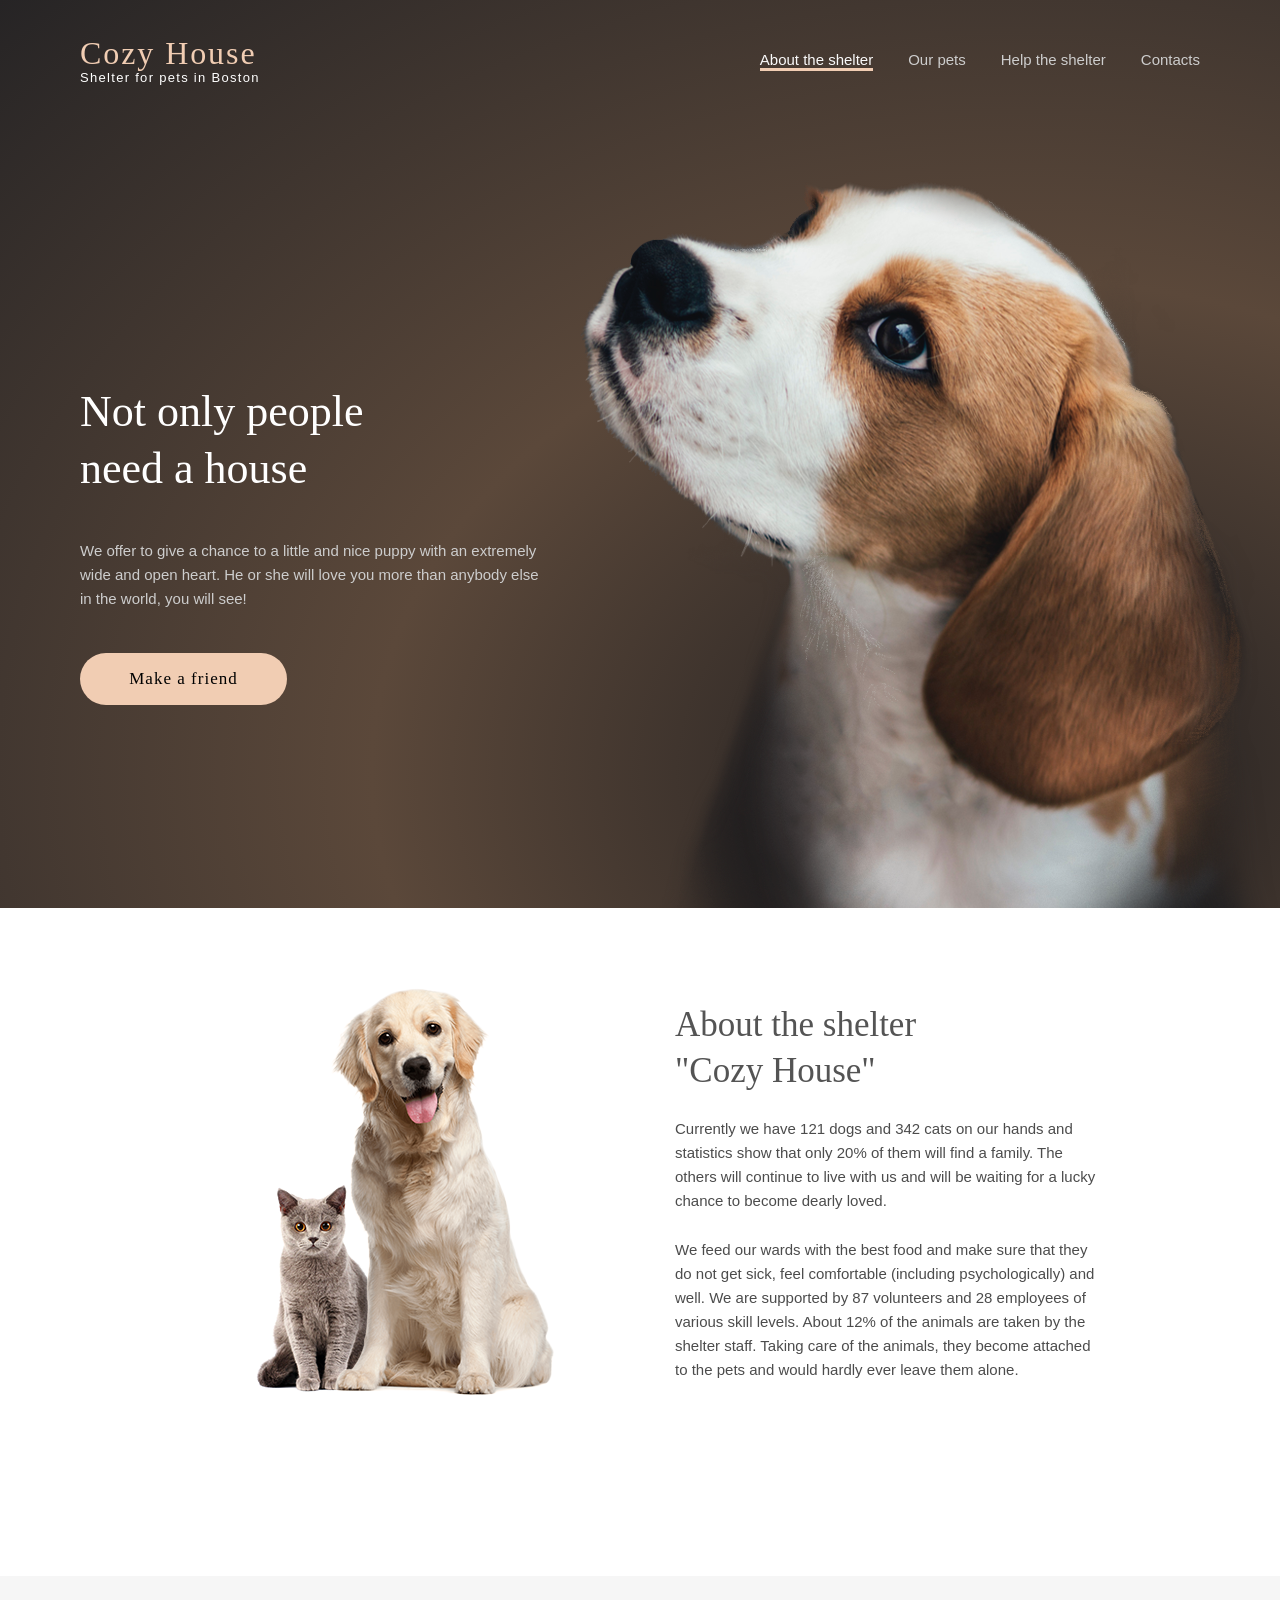
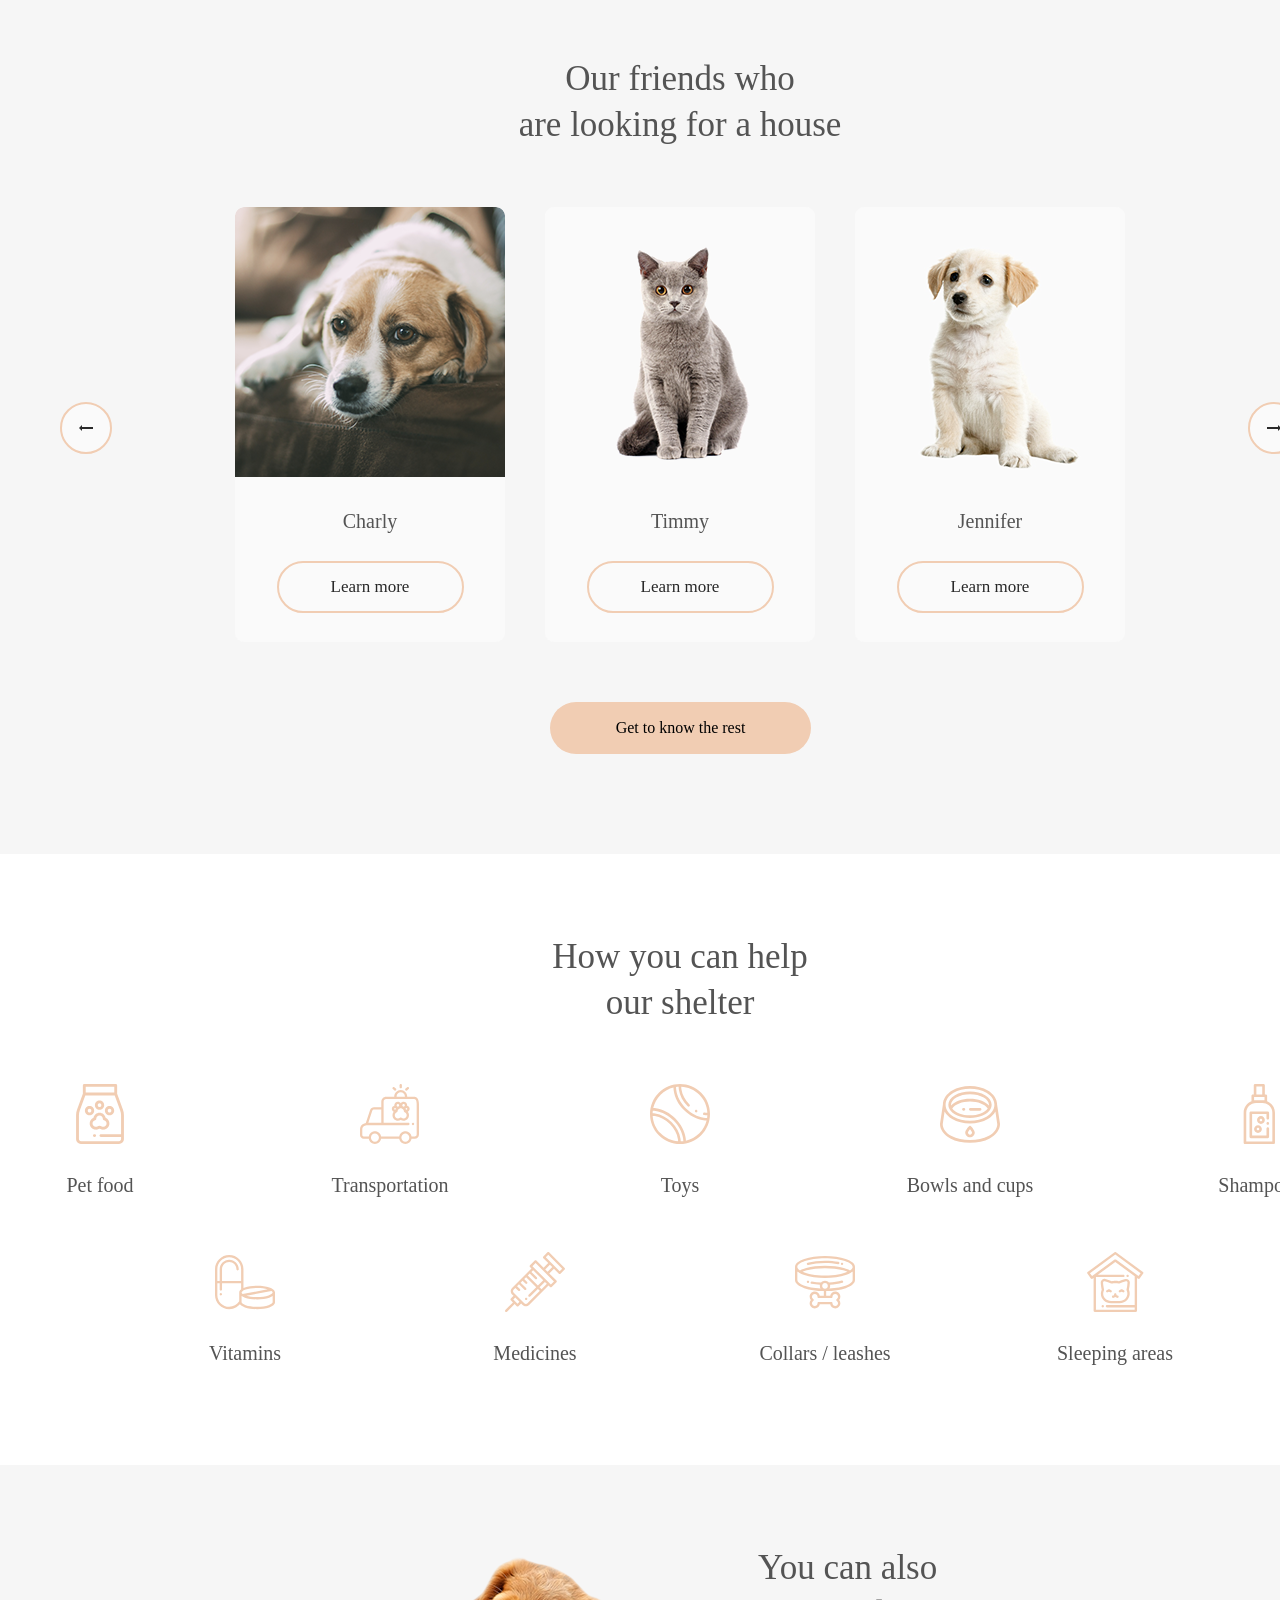
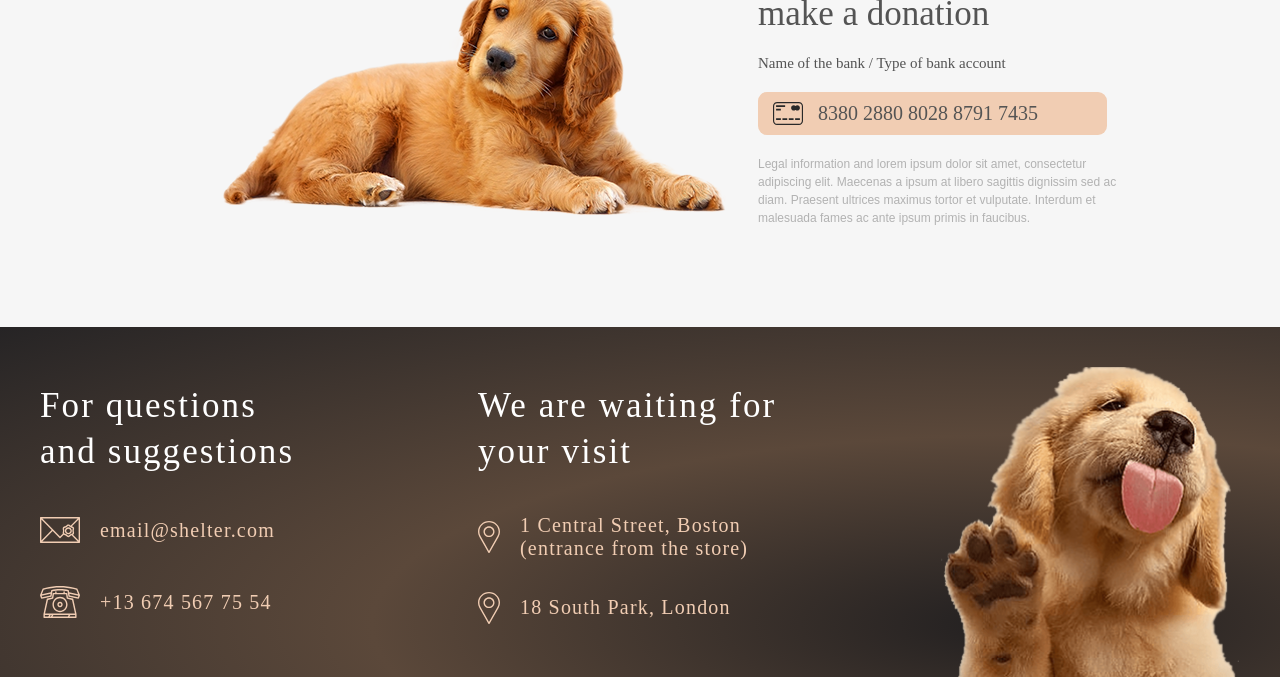
<file: shelter/index.html>
<!doctype html>
<html lang="en">
  <head>
    <meta charset="UTF-8" />
    <meta name="viewport" content="width=device-width, initial-scale=1.0" />
    <title>Shelter</title>
    <link
      rel="icon"
      href="images/icon-bowls-and-cups.svg"
      type="image/x-icon"
    />
    <link rel="stylesheet" href="css/reset.css" />
    <link rel="stylesheet" href="css/style.css" />
    <link rel="stylesheet" href="css/header.css" />
    <link rel="stylesheet" href="css/startScreen.css" />
    <link rel="stylesheet" href="css/about.css" />
    <link rel="stylesheet" href="css/pets.css" />
    <link rel="stylesheet" href="css/help.css" />
    <link rel="stylesheet" href="css/donation.css" />
    <link rel="stylesheet" href="css/footer.css" />
    <link rel="stylesheet" href="css/modal.css" />
  </head>
  <body>
    <!-- ===== HERO ===== -->
    <section class="hero">
      <div class="container">
        <header class="header header-dark">
          <div class="logo">
            <a href="#" class="logo-link">
              <p class="title">Cozy House</p>
              <p class="subtitle">Shelter for pets in Boston</p>
            </a>
          </div>
          <div class="burger-menu" id="burgerMenu">
            <span class="burger-line"></span>
            <span class="burger-line"></span>
            <span class="burger-line"></span>
          </div>
          <nav class="menu" id="navMenu">
            <ul>
              <li><a href="#" class="active">About the shelter</a></li>
              <li><a href="our-pets.html">Our pets</a></li>
              <li><a href="#help-shelter">Help the shelter</a></li>
              <li><a href="#contacts">Contacts</a></li>
            </ul>
          </nav>
        </header>

        <section class="start-screen">
          <div class="start-screen-content">
            <div class="content">
              <h1 style="display: none">Not only</h1>
              <h2>
                Not only people <br />
                need a house
              </h2>
              <p>
                We offer to give a chance to a little and nice puppy with an
                extremely wide and open heart. He or she will love you more than
                anybody else in the world, you will see!
              </p>
              <button
                class="button-primary"
                onclick="
                  document
                    .getElementById('pets')
                    .scrollIntoView({ behavior: 'smooth' })
                "
              >
                Make a friend
              </button>
            </div>
            <img src="images/start-screen-puppy.png" alt="start-screen-puppy" />
          </div>
        </section>
      </div>
    </section>

    <!-- ===== MAIN ===== -->
    <main class="main-container">
      <!-- ABOUT -->
      <section class="about">
        <div class="container">
          <div class="about-content">
            <img src="images/about-pets.png" alt="about-pets" />
            <div class="content">
              <h3>
                About the shelter <br />
                "Cozy House"
              </h3>
              <p class="paragraph-l" style="width: 430px; height: 96px">
                Currently we have 121 dogs and 342 cats on our hands and
                statistics show that only 20% of them will find a family. The
                others will continue to live with us and will be waiting for a
                lucky chance to become dearly loved.
              </p>
              <p
                class="paragraph-l"
                style="width: 430px; height: 144px; margin-top: 25px"
              >
                We feed our wards with the best food and make sure that they do
                not get sick, feel comfortable (including psychologically) and
                well. We are supported by 87 volunteers and 28 employees of
                various skill levels. About 12% of the animals are taken by the
                shelter staff. Taking care of the animals, they become attached
                to the pets and would hardly ever leave them alone.
              </p>
            </div>
          </div>
        </div>
      </section>

      <!-- PETS -->
      <section class="pets" id="pets">
        <div class="container">
          <div class="pets-content">
            <h3>
              Our friends who <br />
              are looking for a house
            </h3>
            <div class="slider-container">
              <div class="slider-viewport">
                <div class="slider-track" id="sliderTrack">
                  <div class="card">
                    <img
                      class="card-img"
                      src="images/pets-katrine.png"
                      alt="pets-katrine"
                    />
                    <p class="card-caption">Katrine</p>
                    <button class="card-btn">Learn more</button>
                  </div>
                  <div class="card">
                    <img
                      class="card-img"
                      src="images/pets-jennifer.png"
                      alt="pets-jennifer"
                    />
                    <p class="card-caption">Jennifer</p>
                    <button class="card-btn">Learn more</button>
                  </div>
                  <div class="card">
                    <img
                      class="card-img"
                      src="images/pets-woody.png"
                      alt="pets-woddy"
                    />
                    <p class="card-caption">Woody</p>
                    <button class="card-btn">Learn more</button>
                  </div>
                  <div class="card">
                    <img
                      class="card-img"
                      src="images/pets-sophia.png"
                      alt="pets-sophia"
                    />
                    <p class="card-caption">Sophia</p>
                    <button class="card-btn">Learn more</button>
                  </div>
                  <div class="card">
                    <img
                      class="card-img"
                      src="images/pets-timmy.png"
                      alt="pets-timmy"
                    />
                    <p class="card-caption">Timmy</p>
                    <button class="card-btn">Learn more</button>
                  </div>
                  <div class="card">
                    <img
                      class="card-img"
                      src="images/pets-charly.png"
                      alt="pets-charly"
                    />
                    <p class="card-caption">Charly</p>
                    <button class="card-btn">Learn more</button>
                  </div>
                  <div class="card">
                    <img
                      class="card-img"
                      src="images/pets-scarlet.png"
                      alt="pets-scarlet"
                    />
                    <p class="card-caption">Scarlet</p>
                    <button class="card-btn">Learn more</button>
                  </div>
                  <div class="card">
                    <img
                      class="card-img"
                      src="images/pets-freddie.png"
                      alt="pets-freddie"
                    />
                    <p class="card-caption">Freddie</p>
                    <button class="card-btn">Learn more</button>
                  </div>
                </div>
              </div>
              <div class="controls">
                <button class="nav-btn" id="prevBtn">
                  <img src="images/Arrow-left.png" alt="Arrow-left" />
                </button>
                <button class="nav-btn" id="nextBtn">
                  <img src="images/Arrow-right.png" alt="Arrow-right" />
                </button>
              </div>
            </div>
            <button
              class="button-primary"
              onclick="window.location.href = 'our-pets.html'"
            >
              Get to know the rest
            </button>
          </div>
        </div>
      </section>

      <!-- HELP -->
      <section class="help" id="help-shelter">
        <div class="container">
          <div class="help-content">
            <h3>
              How you can help <br />
              our shelter
            </h3>
            <div class="help-content-list">
              <div class="help-row">
                <div class="help-card">
                  <img src="images/icon-pet-food.svg" alt="pet-food" />
                  <h4 class="help-subtitle">Pet food</h4>
                </div>
                <div class="help-card">
                  <img
                    src="images/icon-transportation.svg"
                    alt="icon-transportation"
                  />
                  <h4 class="help-subtitle">Transportation</h4>
                </div>
                <div class="help-card">
                  <img src="images/icon-toys.svg" alt="toys" />
                  <h4 class="help-subtitle">Toys</h4>
                </div>
                <div class="help-card">
                  <img src="images/icon-bowls-and-cups.svg" alt="bowls" />
                  <h4 class="help-subtitle">Bowls and cups</h4>
                </div>
                <div class="help-card">
                  <img src="images/icon-shampoos.svg" alt="shampoos" />
                  <h4 class="help-subtitle">Shampoos</h4>
                </div>
              </div>

              <div class="help-row">
                <div class="help-card">
                  <img src="images/icon-vitamins.svg" alt="vitamins" />
                  <h4 class="help-subtitle">Vitamins</h4>
                </div>
                <div class="help-card">
                  <img src="images/icon-medicines.svg" alt="medicines" />
                  <h4 class="help-subtitle">Medicines</h4>
                </div>
                <div class="help-card">
                  <img
                    src="images/icon-collars-leashes.svg"
                    alt="collars-leashes"
                  />
                  <h4 class="help-subtitle">Collars / leashes</h4>
                </div>
                <div class="help-card">
                  <img
                    src="images/icon-sleeping-area.svg"
                    alt="sleeping-areas"
                  />
                  <h4 class="help-subtitle">Sleeping areas</h4>
                </div>
              </div>
            </div>
          </div>
        </div>
      </section>

      <!-- DONATION -->
      <section class="donation">
        <div class="container">
          <div class="donation-content">
            <img class="dog" src="images/donation-dog.png" alt="donation-dog" />
            <div class="content">
              <h3>
                You can also <br />
                make a donation
              </h3>
              <h5>Name of the bank / Type of bank account</h5>
              <div class="credit-card">
                <div class="credit-card-content">
                  <img src="images/credit-card.svg" alt="credit-card" />
                  <a href="##">8380 2880 8028 8791 7435</a>
                </div>
              </div>
              <p>
                Legal information and lorem ipsum dolor sit amet, consectetur
                adipiscing elit. Maecenas a ipsum at libero sagittis dignissim
                sed ac diam. Praesent ultrices maximus tortor et vulputate.
                Interdum et malesuada fames ac ante ipsum primis in faucibus.
              </p>
            </div>
          </div>
        </div>
      </section>
    </main>

    <!-- ===== FOOTER ===== -->
    <footer class="footer" id="contacts">
      <div class="container">
        <div class="footer-content">
          <div class="contacts">
            <h3>
              For questions <br />
              and suggestions
            </h3>
            <div class="mail">
              <img src="images/icon-email.svg" alt="mail-iconofy" />
              <h4>email@shelter.com</h4>
            </div>
            <div class="phone">
              <img src="images/icon-phone.svg" alt="phone-iconofy" />
              <h4>+13 674 567 75 54</h4>
            </div>
          </div>
          <div class="locations">
            <h3>We are waiting for your visit</h3>
            <div class="boston">
              <img src="images/icon-marker.svg" alt="icon-maker" />
              <h4>1 Central Street, Boston (entrance from the store)</h4>
            </div>
            <div class="london">
              <img src="images/icon-marker.svg" alt="icon-maker" />
              <h4>18 South Park, London</h4>
            </div>
          </div>
          <img class="footer-puppy" src="images/footer-puppy.png" alt="puppy" />
        </div>
      </div>
    </footer>

    <!-- ===== MODAL ===== -->
    <div id="modal" class="modal">
      <div class="modal-window" style="width: 900px; height: 500px">
        <button class="modal-close-btn">
          <img src="images/close.png" alt="Close" />
        </button>
        <div class="modal-content">
          <div class="modal-body">
            <img
              id="modalImg"
              class="modal-img"
              src="images/pets-katrine.png"
              alt="pet"
            />
            <div class="modal-info">
              <h3 id="modalName">Pet Name</h3>
              <h4 id="modalSubtitle">
                <strong id="modalType"></strong> - <span id="modalBreed"></span>
              </h4>
              <h5 class="modal-description" id="modalDescription">
                Pet description will appear here
              </h5>
              <ul class="modal-details" id="modalDetails">
                <li class="list-item">
                  <h5><strong>Age:</strong> <span id="modalAge"></span></h5>
                </li>
                <li class="list-item">
                  <h5>
                    <strong>Inoculations:</strong>
                    <span id="modalVaccinations"></span>
                  </h5>
                </li>
                <li class="list-item">
                  <h5>
                    <strong>Diseases:</strong> <span id="modalDiseases"></span>
                  </h5>
                </li>
                <li class="list-item">
                  <h5>
                    <strong>Parasites:</strong>
                    <span id="modalParasites"></span>
                  </h5>
                </li>
              </ul>
            </div>
          </div>
        </div>
      </div>
    </div>
    <div class="overlay" id="overlay"></div>

    <script src="burger-menu.js"></script>
    <script src="modal.js"></script>
    <script src="slider.js"></script>
  </body>
</html>
</file>
<file: shelter/css/style.css>
.container {
  max-width: 1200px;
  margin: 0 auto;
  padding: 0 40px;
}

.main-container {
  height: auto;
  margin: 0 auto;
}

.hero {
  background:
    radial-gradient(
      ellipse at 80% 85%,
      rgb(33, 31, 32) 0%,
      rgb(91, 72, 58) 45%,
      rgb(38, 36, 37) 100%
    ),
    url("../images/start-screen-background.jpg");
  background-size: cover;
  background-position: center;
  background-repeat: no-repeat;
  width: 100%;
  min-height: 908px;
}

.about {
  background-color: #ffffff;
  width: 100%;
  min-height: 588px;
}

.pets {
  background-color: #f6f6f6;
  width: 100%;
  min-height: 877px;
}

.help {
  background-color: #ffffff;
  width: 100%;
  min-height: 611px;
}

.donation {
  background-color: #f6f6f6;
  width: 100%;
  min-height: 462px;
}

.footer {
  background:
    linear-gradient(0deg, #211f20, #211f20),
    radial-gradient(110.67% 538.64% at 5.73% 50%, #513d2f 0%, #1a1a1c 100%);
  background-size: cover;
  background-position: center;
  background-repeat: no-repeat;
  width: 100%;
  min-height: 310px;
}

@media (max-width: 768px) {
  html,
  body {
    overflow-x: hidden;
    width: 100%;
  }

  .hero {
    width: 768px;
  }

  .hero .container {
    width: 768px;
    height: 1165px;
    padding: 0;
  }

  .about .container {
    width: 768px;
    height: 1048px;
    padding: 0;
  }

  .donation .container {
    width: 768px;
    height: 783px;
    padding: 0;
  }

  .main-container {
    width: 768px;
  }

  .donation {
    width: 768px;
    height: 783px;
  }

  .footer {
    width: 768px !important;
    height: 639px;
    padding: 0 !important;
  }

  .footer .container {
    width: 768px !important;
    height: 609px;
    padding: 30px 0 0 0 !important;
  }

  .footer-content .contacts h3 {
    padding-top: 0 !important;
  }

  .footer-content .locations h3 {
    padding-top: 0 !important;
  }
}

@media (max-width: 320px) {
  html,
  body {
    overflow-x: hidden;
    width: 100%;
  }

  .main-container {
    width: 320px !important;
    max-width: 320px !important;
  }
}
</file>
<file: shelter/css/header.css>
.header {
  display: flex;
  justify-content: space-between;
  align-items: center;
  max-width: 1200px;
  height: 60px;
  margin: 0 40px;
  padding-top: 30px;
}

.header .logo a {
  text-decoration: none;
}

.header .logo .title {
  font-family: Georgia, "Times New Roman", Times, serif;
  font-weight: 400;
  font-size: 32px;
  line-height: 110.00000000000001%;
  letter-spacing: 0.06em;
  vertical-align: middle;
  white-space: nowrap;
}

.header .logo .subtitle {
  font-family: Arial, Helvetica, sans-serif;
  font-weight: 400;
  font-size: 13px;
  line-height: 100%;
  letter-spacing: 0.1em;
  vertical-align: middle;
  white-space: nowrap;
}

/* ===== DARK THEME (main page) ===== */
.header-dark .logo .title {
  color: #f1cdb3;
}

.header-dark .logo .subtitle {
  color: #ffffff;
}

.header-dark .menu ul li a {
  color: #cdcdcd;
}

.header-dark .menu ul li:hover a {
  color: #fafafa;
}

.header-dark .menu ul li a.active {
  border-bottom: 3px solid #f1cdb3;
  color: #fafafa;
}

.header-dark .burger-line {
  background-color: #f1cdb3;
}

/* ===== LIGHT THEME (page Our Pets) ===== */
.header-light .logo .title {
  color: #545454;
}

.header-light .logo .subtitle {
  color: #292929;
}

.header-light .menu ul li a {
  color: #545454;
}

.header-light .menu ul li:hover a {
  color: #292929;
}

.header-light .menu ul li a.active {
  border-bottom: 3px solid #f1cdb3;
  color: #292929;
}

.header-light .burger-line {
  background-color: #545454;
}

/* ===== MENU ===== */
.menu ul {
  display: flex;
  gap: 35px;
  font-family: Arial, Helvetica, sans-serif;
  font-weight: 400;
  font-size: 15px;
  line-height: 160%;
  margin: 0;
  padding: 0;
}

.menu ul li {
  list-style: none;
}

.menu ul li a {
  text-decoration: none;
  transition: color 0.3s ease;
}

.menu ul li a.active {
  border-bottom: 3px solid #f1cdb3;
}

/* ===== BURGER-MENU ===== */
.burger-menu {
  display: none;
  flex-direction: column;
  justify-content: space-between;
  width: 30px;
  height: 30px;
  cursor: pointer;
  z-index: 101;
  position: relative;
  transition: all 0.3s ease;
}

.burger-line {
  display: block;
  width: 30px;
  height: 2px;
  transition: all 0.3s ease;
  border-radius: 2px;
  transform-origin: center;
}

/* ===== OVERLAY ===== */
body.no-scroll {
    overflow: hidden !important;
    height: 100% !important;
    position: fixed !important;
    width: 100% !important;
    top: 0 !important;
    left: 0 !important;
    overflow-x: hidden !important;
    overflow-y: hidden !important;
}

html.no-scroll {
    overflow: hidden !important;
    height: 100% !important;
}

.overlay {
    display: none !important;
    position: fixed !important;
    top: 0 !important;
    left: 0 !important;
    width: 100% !important;
    height: 100% !important;
    background: rgba(0, 0, 0, 0.5) !important;
    z-index: 99 !important;
}

.overlay.active {
    display: block !important;
}

/* ===== MEDIA QUERY for 768px ===== */
@media (max-width: 768px) {
  .header {
    margin: 0 30px !important;
    padding-top: 30px !important;
    height: 60px !important;
    position: relative;
  }

  .burger-menu {
    display: flex !important;
    position: absolute;
    top: 65%;
    right: 10px;
    transform: translateY(-50%);
    width: 30px;
    height: 30px;
    flex-direction: column;
    justify-content: space-between;
    align-items: center;
  }

  .burger-line {
    width: 30px;
    height: 2px;
  }

  /* Меню - выезжает справа */
  .menu {
    position: fixed !important;
    top: 0 !important;
    right: -320px;
    width: 320px !important;
    height: 100vh !important;
    padding: 80px 0 0 0 !important;
    z-index: 100 !important;
    transition: right 0.3s ease !important;
    display: block !important;
    box-shadow: none !important;
  }

  /* Цвет фона меню в зависимости от темы */
  .header-dark .menu {
    background-color: #292929 !important;
  }

  .header-light .menu {
    background-color: #ffffff !important;
  }

  .menu.active {
    right: 0 !important;
    display: block !important;
  }

  .header-dark .menu.active {
    box-shadow: -4px 0 10px rgba(0, 0, 0, 0.3) !important;
  }

  .header-light .menu.active {
    box-shadow: -4px 0 10px rgba(0, 0, 0, 0.3) !important;
  }

  .menu ul {
    display: flex !important;
    flex-direction: column !important;
    align-items: center !important;
    justify-content: center !important;
    font-size: 32px;
    gap: 40px !important;
    padding: 0 !important;
    margin: 0 !important;
    padding: 0 !important;
    width: 100% !important;
    height: 100% !important;
  }

  /* Стили ссылок для тёмной темы */
  .header-dark .menu ul li a {
    font-size: 32px !important;
    color: #cdcdcd !important;
    text-decoration: none !important;
  }

  .header-dark .menu ul li a:hover {
    color: #fafafa !important;
  }

  .header-dark .menu ul li a.active {
    border-bottom: 3px solid #f1cdb3 !important;
    color: #fafafa !important;
  }

  /* Стили ссылок для светлой темы */
  .header-light .menu ul li a {
    font-size: 32px !important;
    color: #545454 !important;
    text-decoration: none !important;
  }

  .header-light .menu ul li a:hover {
    color: #292929 !important;
  }

  .header-light .menu ul li a.active {
    border-bottom: 3px solid #f1cdb3 !important;
    color: #292929 !important;
  }

  .overlay {
    display: none !important;
  }

  .overlay.active {
    display: block !important;
  }
}

/* ===== MEDIA QUERY for 320px ===== */
@media (max-width: 320px) {
  .header {
    margin: 0 20px !important;
    padding-top: 30px !important;
    max-width: 280px !important;
    width: 100% !important;
    height: 60px !important;
    position: relative;
  }

  .burger-menu {
    display: flex !important;
    position: absolute;
    top: 65%;
    right: 10px;
    transform: translateY(-50%);
    width: 30px;
    height: 22px;
    flex-direction: column;
    justify-content: space-between;
    align-items: center;
    transition: all 0.3s ease;
  }

  .burger-line {
    width: 30px;
    height: 2px;
  }

  /* Анимация бургера - вертикальные полоски */
  .burger-menu.active {
    flex-direction: row !important;
    justify-content: center !important;
    align-items: center !important;
    gap: 10px !important;
    width: 30px !important;
    height: 2px !important;
  }

  .burger-menu.active .burger-line {
    width: 2px !important;
    height: 30px !important;
    transform: none !important;
  }

  .header .logo {
    width: 184px;
    height: 60px;
  }

  .header .logo .title {
    font-size: 28px !important;
    margin-bottom: 8px !important;
  }

  .header .logo .subtitle {
    font-size: 12px !important;
  }

  /* Меню */
  .menu {
    position: fixed !important;
    top: 0 !important;
    right: -320px;
    width: 320px !important;
    height: 100vh !important;
    padding: 80px 0 0 0 !important;
    z-index: 100 !important;
    transition: right 0.3s ease !important;
    display: block !important;
    left: auto !important;
  }

  .header-dark .menu {
    background-color: #292929 !important;
    box-shadow: -4px 0 10px rgba(0, 0, 0, 0.3) !important;
  }

  .header-light .menu {
    background-color: #ffffff !important;
    box-shadow: -4px 0 10px rgba(0, 0, 0, 0.1) !important;
  }

  .menu.active {
    right: 0 !important;
    display: block !important;
  }

  .menu ul {
    display: flex !important;
    flex-direction: column !important;
    align-items: center !important;
    justify-content: center !important;
    font-size: 32px;
    gap: 40px !important;
    padding: 0 !important;
    margin: 0 !important;
    width: 100% !important;
    height: 100% !important;
  }

  .menu ul li {
    list-style: none !important;
    margin: 0 !important;
    padding: 0 !important;
  }

  /* Тёмная тема */
  .header-dark .menu ul li a {
    font-size: 32px !important;
    color: #cdcdcd !important;
    text-decoration: none !important;
    transition: color 0.3s ease !important;
    display: block !important;
    padding: 10px 20px !important;
  }

  .header-dark .menu ul li a:hover {
    color: #fafafa !important;
  }

  .header-dark .menu ul li a.active {
    border-bottom: 3px solid #f1cdb3 !important;
    color: #fafafa !important;
  }

  /* Светлая тема */
  .header-light .menu ul li a {
    font-size: 32px !important;
    color: #545454 !important;
    text-decoration: none !important;
    transition: color 0.3s ease !important;
    display: block !important;
    padding: 10px 20px !important;
  }

  .header-light .menu ul li a:hover {
    color: #292929 !important;
  }

  .header-light .menu ul li a.active {
    border-bottom: 3px solid #f1cdb3 !important;
    color: #292929 !important;
  }
}

/* ===== FIX FOR LIGHT THEME CENTERING ===== */
.header-light {
  margin-left: auto !important;
  margin-right: auto !important;
  width: 100% !important;
  max-width: 1200px !important;
  height: 90px !important;
  padding-top: 30px !important;
  box-sizing: border-box !important;
}

@media (max-width: 768px) {
  .header-light {
    padding-left: 30px !important;
    padding-right: 30px !important;
    margin-left: auto !important;
    margin-right: auto !important;
    max-width: 100% !important;
    width: 100% !important;
  }
}

@media (max-width: 320px) {
  .header-light {
    padding-left: 20px !important;
    padding-right: 20px !important;
    margin-left: auto !important;
    margin-right: auto !important;
    max-width: 100% !important;
    width: 100% !important;
  }
  
  .header-light .logo {
    width: 184px !important;
    flex-shrink: 0 !important;
  }
}
</file>
<file: shelter/css/startScreen.css>
.start-screen {
  height: 818px;
}

.start-screen-content {
  max-width: 1200px;
  padding: 90px 40px 0 40px;
  display: flex;
  justify-content: space-between;
  align-items: center;
  gap: 40px;
}

.start-screen-content img {
  flex: 1;
  max-width: 100%;
  height: auto;
  display: block;
}

.content h2 {
  font-family: Georgia, "Times New Roman", Times, serif;
  font-weight: 400;
  font-size: 44px;
  line-height: 130%;
  width: 310px;
  height: 114px;
  color: #ffffff;
  margin-bottom: 42px;
}

.content p {
  font-family: Arial, Helvetica, sans-serif;
  width: 460px;
  font-weight: 400;
  font-size: 15px;
  line-height: 160%;
  color: #cdcdcd;
}
.start-screen-content .button-primary a {
  text-decoration: none;
  color: #292929;
}

.start-screen-content .button-primary {
  margin-top: 42px;
  padding: 15px 45px;
  border-radius: 100px;
  background-color: #f1cdb3;
  width: 207px;
  height: 52px;
  font-family: Georgia, "Times New Roman", Times, serif;
  font-size: 17px;
  font-weight: 400;
  letter-spacing: 0.06em;
  line-height: 130%;
  white-space: nowrap;
  border: none;
  cursor: pointer;
}

.start-screen-content .button-primary:hover {
  background-color: #fddcc4;
}

.start-screen-content .button-primary:active {
  background-color: #ffffff;
  border: 2px solid #f1cdb3;
}

@media (max-width: 768px) {
  .start-screen {
    height: 1015px;
    margin-top: 60px;
  }

  .start-screen-content {
    width: 569px;
    height: 1015px;
    padding: 0 100px 0 99px;
    display: flex;
    flex-direction: column;
    justify-content: space-between;
    align-items: center;
    gap: 0 !important;
  }

  .start-screen-content .button-primary {
    margin: 42px 127px 0 126px;
  }

  .start-screen-content img {
    width: 569px !important;
    height: 593px !important;
    padding: 100px 30px 0 169px;
  }

  .content {
    padding: 0 54px 0 55px;
  }
}

/* ===== MEDIA QUERY for 320px ===== */
@media (max-width: 320px) {
  .hero {
    width: 320px !important;
    height: 823px !important;
    min-height: 823px !important;
  }

  .hero .container {
    width: 320px !important;
    height: 823px !important;
  }

  .start-screen {
    width: 300px !important;
    height: 673px !important;
    margin-top: 60px !important;
    padding: 0 10px !important;
  }

  .start-screen-content {
    width: 300px !important;
    height: 673px !important;
    padding: 0 !important;
    display: flex;
    flex-direction: column;
    justify-content: flex-start;
    align-items: center;
    gap: 0 !important;
    position: relative;
  }

  .content {
    width: 300px !important;
    height: 296px !important;
    padding: 0 !important;
    display: flex;
    flex-direction: column;
    align-items: center;
    justify-content: flex-start;
    opacity: 1;
  }

  .content h2 {
    width: 300px !important;
    height: 64px !important;
    font-size: 25px !important;
    line-height: 130% !important;
    letter-spacing: 6% !important;
    text-align: center !important;
    vertical-align: middle;
    color: #ffffff !important;
    margin: 0 !important;
    padding: 0 !important;
  }

  .content p {
    width: 300px !important;
    height: 96px !important;
    font-size: 15px !important;
    line-height: 160% !important;
    text-align: center !important;
    vertical-align: middle;
    color: #cdcdcd !important;
    margin-top: 42px !important;
    padding: 0 !important;
  }

  .start-screen-content .button-primary {
    width: 207px !important;
    height: 52px !important;
    padding: 15px 45px !important;
    margin: 42px 47px 0 46px !important;
    font-size: 17px !important;
    line-height: 130% !important;
    letter-spacing: 6% !important;
    background-color: #f1cdb3 !important;
    border: none !important;
    border-radius: 100px !important;
    display: flex;
    align-items: center;
    justify-content: center;
    position: relative;
    top: 0;
    left: 0;
  }

  .start-screen-content .button-primary a {
    color: #292929 !important;
    text-decoration: none;
  }

  .start-screen-content .button-primary:active {
    background-color: #ffffff !important;
    border: 2px solid #f1cdb3 !important;
  }

  .start-screen-content img {
    width: 260px !important;
    height: 271.77px !important;
    padding: 0 !important;
    margin-top: 105px !important;
    margin-left: 40px !important;
    position: relative;
    top: 0;
    left: 0;
    opacity: 1;
    display: block;
  }
}
</file>
<file: shelter/css/about.css>
.about-content {
  width: 1200px;
  height: 408px;
  position: static;
  top: 80px;
  left: 40px;
  display: flex;
  margin: 80px 40px 100px 40px;
}

.about-content img {
  width: 300px;
  height: 408px;
  margin-left: 175px;
}

.about-content .content {
  margin: 14px 120px;
  width: 430px;
  height: 380px;
}

.about-content .content h3 {
  width: 370px;
  height: 90px;
  font-family: Georgia, "Times New Roman", Times, serif;
  font-weight: 400;
  font-size: 35px;
  line-height: 130%;
  letter-spacing: 6%;
  vertical-align: middle;
  color: #545454;
  margin-bottom: 25px;
}

.about-content .content .paragraph-l {
  font-family: Arial, Helvetica, sans-serif;
  font-weight: 400;
  font-size: 15px;
  line-height: 160%;
  letter-spacing: 0%;
  color: #4c4c4c;
}

@media (max-width: 768px) {
  .about-content {
    width: 437px;
    height: 868px;
    display: flex;
    flex-direction: column;
    margin: 80px 166px 100px 165px;
  }

  .about-content img {
    order: 2;
    padding: 80px 68px 0 69px;
    margin: 0;
  }

  .about-content .content {
    order: 1;
    margin: 0;
    padding: 0;
    width: 430px;
    height: 380px;
    padding: 0 3px 0 4px;
  }
}

/* ===== MEDIA QUERY for 320px ===== */
@media (max-width: 320px) {
  .about {
    width: 320px !important;
    height: 974px !important;
  }

  .about .container {
    width: 100% !important;
    max-width: 320px;
    height: 974px !important;
  }

  .about-content {
    width: 320px !important;
    height: 974px !important;
    display: flex;
    flex-direction: column;
    margin: 0 !important;
    padding: 42px 10px;
    box-sizing: border-box;
  }

  .about-content .content {
    order: 1;
    width: 300px !important;
    height: 494px !important;
    margin: 0 !important;
    padding: 0 0 42px 0 !important;
    position: relative;
  }

  .about-content .content h3 {
    width: 300px !important;
    height: 64px !important;
    font-family: Georgia, "Times New Roman", Times, serif !important;
    font-weight: 400 !important;
    font-size: 25px !important;
    line-height: 130% !important;
    letter-spacing: 6% !important;
    text-align: center !important;
    vertical-align: middle;
    margin-bottom: 25px !important;
    color: #545454 !important;
    word-wrap: break-word !important;
    word-break: break-word !important;
    hyphens: auto !important;
    padding: 0 5px !important;
  }

  .about-content .content .paragraph-l:first-of-type {
    width: 270px !important;
    height: 144px !important;
    font-family: Arial, Helvetica, sans-serif !important;
    font-weight: 400 !important;
    font-size: 15px !important;
    line-height: 160% !important;
    letter-spacing: 0px !important;
    text-align: justify !important;
    color: #4c4c4c !important;
    margin: 0 !important;
    margin-left: 15px !important;
    margin-right: 15px !important;
  }

  .about-content .content .paragraph-l:last-of-type {
    width: 270px !important;
    height: 239px !important;
    font-family: Arial, Helvetica, sans-serif !important;
    font-weight: 400 !important;
    font-size: 15px !important;
    line-height: 160% !important;
    letter-spacing: 0px !important;
    text-align: justify !important;
    color: #4c4c4c !important;
    margin: 22px 15px 0 15px !important;
  }

  .about-content img {
    order: 2;
    width: 260px !important;
    height: 353.6px !important;
    margin: 0 20px 0.4px 20px !important;
    padding: 0 !important;
    display: block;
  }
}
</file>
<file: shelter/css/pets.css>
.pets .pets-content {
  width: 1200px;
  padding: 80px 40px 100px 40px;
  position: relative;
}

.pets .pets-content h3 {
  width: 400px;
  font-family: Georgia;
  font-weight: 400;
  font-size: 35px;
  line-height: 130%;
  letter-spacing: 6%;
  text-align: center;
  margin: 0 auto 60px auto;
  color: #545454;
}

.pets-slider-wrapper {
  position: relative;
  margin: 0 auto;
}

.slider-container {
  overflow: hidden;
  width: 890px;
  margin: 0 auto;
}

.slider-viewport {
  overflow: hidden;
  width: 100%;
}

.slider-track {
  display: flex;
  gap: 40px;
  width: fit-content;
  height: 435px;
  transition: transform 0.5s ease;
}

.controls {
  position: absolute;
  top: 51.5%;
  left: 0;
  right: 0;
  transform: translateY(-50%);
  display: flex;
  justify-content: space-between;
  pointer-events: none;
  padding: 0 20px;
}

.nav-btn {
  width: 52px;
  height: 52px;
  box-sizing: border-box;
  border-radius: 100px;
  border: 2px solid #f1cdb3;
  background: #fafafa;
  display: flex;
  align-items: center;
  justify-content: center;
  padding: 0;
  cursor: pointer;
  pointer-events: auto;
  transition: background-color 0.3s ease;
  flex-shrink: 0;
  position: relative;
  z-index: 10;
}

.nav-btn:hover {
  background-color: #fddcc4;
}

.nav-btn img {
  width: 14px;
  height: 6px;
}

.card {
  width: 270px;
  height: 435px;
  border-radius: 9px;
  background: #fafafa;
  flex-shrink: 0;
  cursor: pointer;
}

.card .card-img {
  width: 270px;
  height: 270px;
  border-top-left-radius: 9px;
  border-top-right-radius: 9px;
  cursor: pointer;
}

.card .card-caption {
  font-family: Georgia;
  font-weight: 400;
  font-size: 20px;
  line-height: 100%;
  letter-spacing: 6%;
  text-align: center;
  color: #545454;
  margin: 30px 0 0 0;
  cursor: pointer;
}

.card .card-btn {
  width: 187px;
  height: 52px;
  margin: 30px auto 0 auto;
  display: block;
  border-radius: 100px;
  border: 2px solid #f1cdb3;
  background: #fafafa;
  font-family: Georgia;
  font-weight: 400;
  font-size: 17px;
  line-height: 130%;
  letter-spacing: 6%;
  color: #292929;
  cursor: pointer;
  transition: background-color 0.3s ease;
}

.card .card-btn:hover {
  background-color: #f1cdb3;
}

.pets .pets-content .button-primary {
  margin: 60px 469px 0 470px;
  display: block;
  padding: 15px 45px;
  border-radius: 100px;
  background-color: #f1cdb3;
  width: 261px;
  height: 52px;
  white-space: nowrap;
  border: none;
  cursor: pointer;
  transition: background-color 0.3s ease;
}

.pets .pets-content .button-primary a {
  text-decoration: none;
  color: #292929;
  font-family: Georgia, "Times New Roman", Times, serif;
  font-size: 17px;
  font-weight: 400;
  letter-spacing: 0.06em;
  line-height: 130%;
}

.pets .pets-content .button-primary:hover {
  background-color: #fddcc4;
}

/* ===== MEDIA QUERY for 768px ===== */
@media (max-width: 768px) {
  .pets .pets-content {
    width: 708px !important;
    height: 697px;
    padding: 80px 0px 100px 0px !important;
    position: relative;
  }

  .pets .container {
    padding: 0 30px !important;
    height: 697px;
    max-width: 768px;
    margin: 0 30px 0 30px;
    padding: 0 !important;
  }

  .pets .pets-content h3 {
    width: 100%;
    max-width: 400px;
    height: 90px;
    font-size: 35px;
    margin: 0 auto 60px auto;
  }

  .pets-slider-wrapper {
    position: relative;
    margin: 0 auto;
    max-width: 580px;
  }

  .slider-container {
    width: 580px;
    height: 435px;
    margin: 0 !important;
    overflow: hidden;
    align-items: center;
    padding: 0 64px;
  }

  .slider-viewport {
    width: 580px;
    height: 435px;
    padding: 0;
  }

  .slider-track {
    gap: 40px;
    height: 435px;
    width: 580px;
  }

  .controls {
    position: absolute;
    top: 51.5%;
    left: 50%;
    transform: translate(-50%, -50%);
    display: flex;
    justify-content: space-between;
    pointer-events: none;
    padding: 0 !important;
    gap: 0;
    width: 708px;
  }

  .nav-btn {
    width: 52px;
    height: 52px;
  }

  .pets .pets-content .button-primary {
    margin: 60px 224px 0 224px !important;
    width: 260px;
    height: 52px;
    font-size: 17px !important;
    font-weight: 400;
    letter-spacing: 6% !important;
    line-height: 130% !important;
    display: block;
    gap: 10px;
  }
}

/* ===== MEDIA QUERY for 320px ===== */
@media (max-width: 320px) {
  .pets {
    width: 320px;
    height: 791px;
    min-height: 791px !important;
  }

  .pets .pets-content {
    width: 300px !important;
    padding: 0 !important;
    height: auto !important;
    min-height: 707px !important;
    display: flex !important;
    flex-direction: column !important;
    align-items: center !important;
    position: relative !important;
  }

  .pets .container {
    padding: 42px 10px !important;
    margin: 0 !important;
    width: 300px !important;
    height: 707px !important;
    display: flex !important;
    flex-direction: column !important;
    align-items: center !important;
  }

  .pets .pets-content h3 {
    font-size: 25px !important;
    margin: 0 auto 42px auto !important;
    width: 100% !important;
    max-width: 300px !important;
    height: 64px !important;
    align-items: center !important;
    vertical-align: middle !important;
  }

  .pets-slider-wrapper {
    max-width: 270px !important;
    position: relative !important;
    margin: 0 auto !important;
    display: flex !important;
    flex-direction: column !important;
    align-items: center !important;
    width: 100% !important;
    height: auto !important;
    padding-bottom: 80px !important;
  }

  .slider-container {
    width: 270px !important;
    margin: 0 auto !important;
    height: 435px !important;
    padding: 0 !important;
    overflow: hidden;
    align-items: center;
    flex-shrink: 0 !important;
  }

  .slider-viewport {
    width: 100% !important;
    overflow: hidden;
  }

  .slider-track {
    gap: 40px !important;
    width: 270px !important;
    height: 435px !important;
  }

  .controls {
    position: absolute !important;
    top: 545px !important;
    bottom: auto !important;
    left: 50% !important;
    right: auto !important;
    transform: translateX(-50%) !important;
    display: flex !important;
    justify-content: center !important;
    gap: 80px !important;
    pointer-events: auto !important;
    padding: 20px 0 0 0 !important;
    width: 100% !important;
    margin: 0 !important;
    background: transparent !important;
    height: auto !important;
    z-index: 10 !important;
  }

  .nav-btn {
    width: 52px !important;
    height: 52px !important;
    position: relative !important;
    z-index: 10 !important;
    display: flex !important;
    align-items: center !important;
    justify-content: center !important;
    background: #fafafa !important;
    border: 2px solid #f1cdb3 !important;
    border-radius: 100px !important;
    cursor: pointer !important;
    flex-shrink: 0 !important;
    visibility: visible !important;
    opacity: 1 !important;
  }

  .nav-btn:hover {
    background-color: #fddcc4 !important;
  }

  .nav-btn img {
    width: 14px !important;
    height: 6px !important;
    display: block !important;
  }

  .pets .pets-content .button-primary {
    width: 260px !important;
    height: 52px !important;
    font-size: 17px !important;
    font-weight: 400 !important;
    line-height: 130%;
    letter-spacing: 6%;
    padding: 15px 44.5px !important;
    margin: 114px 20px 0 20px !important;
    display: block !important;
    position: relative !important;
    flex-shrink: 0 !important;
    z-index: 1 !important;
  }

  .card {
    width: 270px !important;
    height: 435px !important;
    flex-shrink: 0 !important;
  }

  .card p {
    vertical-align: middle !important;
  }

  .card .card-img {
    width: 270px !important;
    height: 270px !important;
  }

  .card .card-btn {
    margin-bottom: 30px !important;
  }
}
</file>
<file: shelter/css/help.css>
.help-content {
  width: 1200px;
  height: 431px;
  padding: 80px 40px 100px 40px;
}

.help-content h3 {
  width: 308px;
  height: 90px;
  font-family: Georgia;
  font-weight: 400;
  font-size: 35px;
  line-height: 130%;
  letter-spacing: 6%;
  text-align: center;
  vertical-align: middle;
  color: #545454;
  padding: 0 446px 60px 446px;
  white-space: nowrap;
}

.help-content-list {
  display: flex;
  flex-direction: column;
  align-items: center;
  gap: 55px;
  padding: 0 87px;
  max-width: 1200px;
  margin: 0 auto;
}

.help-row {
  display: flex;
  justify-content: center;
  gap: 120px;
  flex-wrap: nowrap;
}

.help-row:first-child {
  justify-content: center;
}

.help-row:last-child {
  justify-content: center;
}

.help-card {
  display: flex;
  flex-direction: column;
  align-items: center;
  width: 170px;
  flex-shrink: 0;
}

.help-card h4 {
  font-family: Georgia;
  font-weight: 400;
  font-size: 20px;
  line-height: 115%;
  letter-spacing: 6%;
  text-align: center;
  vertical-align: middle;
  margin-top: 30px;
  color: #545454;
}

.help-card img {
  width: 60px;
  height: 60px;
  object-fit: contain;
}

/* =====MEDIA QUARY  for 768px ===== */
@media (max-width: 768px) {
  .help .container {
    width: 768px;
    height: 779px !important;
    padding: 0 !important;
  }

  .help-content {
    width: 100% !important;
    max-width: 630px;
    height: 599px !important;
    padding: 80px 69px 100px 69px !important;
  }

  .help-content h3 {
    width: 308px;
    height: 90px;
    padding: 0 161px 60px 161px !important;
    white-space: normal;
    font-size: 35px;
    white-space: nowrap;
  }

  .help-content-list {
    width: 630px;
    height: 449px;
    display: grid;
    grid-template-columns: repeat(3, 1fr);
    gap: 55px 60px;
    padding: 0 !important;
    max-width: 100%;
    justify-items: center;
    align-items: center;
  }

  .help-row {
    display: contents;
  }

  .help-card {
    width: 100%;
    max-width: 150px;
  }

  .help-card h4 {
    font-size: 20px;
    margin-top: 30px;
    white-space: nowrap;
  }

  .help-card img {
    width: 60px;
    height: 60px;
    object-fit: contain;
  }
}

/* ===== MEDIA QUARY for 320px ===== */
@media (max-width: 320px) {
  .help {
    width: 320px !important;
    height: 745px !important;
  }

  .help .container {
    padding: 0 15px !important;
    width: 290px !important;
    height: 661px !important;
  }

  .help-content {
    width: 290px !important;
    height: 661px !important;
    margin: 0 !important;
    padding: 42px 0 !important;
    position: relative;
    top: 0;
    left: 0;
    opacity: 1;
    overflow: hidden;
  }

  .help-content h3 {
    width: 220px !important;
    height: 64px !important;
    padding: 0 35px 0 35px !important;
    margin: 0 0 42px 0 !important;
    font-size: 25px !important;
    line-height: 130%;
    letter-spacing: 6%;
    white-space: normal;
    position: relative;
    top: 0;
    left: 0;
    white-space: nowrap !important;
  }

  .help-content-list {
    display: grid !important;
    grid-template-columns: repeat(2, 1fr) !important;
    gap: 30px !important;
    width: 290px !important;
    height: 555px !important;
    padding: 0 !important;
    margin: 0 !important;
    position: relative;
    top: 0;
    left: 0;
    justify-items: center !important;
    align-items: start !important;
  }

  .help-row {
    display: contents !important;
  }

  .help-row:first-child .help-card:nth-child(1) {
    grid-column: 1 / 2 !important;
    grid-row: 1 / 2 !important;
  }

  .help-row:first-child .help-card:nth-child(2) {
    grid-column: 2 / 3 !important;
    grid-row: 1 / 2 !important;
  }

  .help-row:first-child .help-card:nth-child(3) {
    grid-column: 1 / 2 !important;
    grid-row: 2 / 3 !important;
  }

  .help-row:first-child .help-card:nth-child(4) {
    grid-column: 2 / 3 !important;
    grid-row: 2 / 3 !important;
  }

  .help-row:first-child .help-card:nth-child(5) {
    grid-column: 1 / 2 !important;
    grid-row: 3 / 4 !important;
  }

  .help-row:last-child .help-card:nth-child(1) {
    grid-column: 2 / 3 !important;
    grid-row: 3 / 4 !important;
  }

  .help-row:last-child .help-card:nth-child(2) {
    grid-column: 1 / 2 !important;
    grid-row: 4 / 5 !important;
  }

  .help-row:last-child .help-card:nth-child(3) {
    grid-column: 2 / 3 !important;
    grid-row: 4 / 5 !important;
  }

  .help-row:last-child .help-card:nth-child(4) {
    grid-column: 1 / 2 !important;
    grid-row: 5 / 6 !important;
  }

  .help-card {
    display: flex !important;
    flex-direction: column !important;
    align-items: center !important;
    width: 130px !important;
    height: 87px !important;
    max-width: 130px !important;
    position: relative;
    top: 0 !important;
    opacity: 1 !important;
  }

  .help-card h4 {
    font-size: 15px !important;
    line-height: 110.00000000000001%;
    margin-top: 20px !important;
    letter-spacing: 6%;
    white-space: nowrap;
    text-align: center;
  }

  .help-card img {
    width: 50px !important;
    height: 50px !important;
    object-fit: contain;
  }
}
</file>
<file: shelter/css/donation.css>
.donation-content {
  width: 915px;
  height: 282px;
  padding: 80px 182px 100px 183px;
  display: flex;
}

.donation-content .dog {
  width: 505px;
  height: 261px;
  margin: 11px 30px 10px 0;
}

.donation-content .content {
  width: 380px;
  height: 282px;
}

.donation-content .content h3 {
  width: 300px;
  height: 90px;
  font-family: Georgia, "Times New Roman", Times, serif;
  font-weight: 400;
  font-size: 35px;
  line-height: 130%;
  letter-spacing: 6%;
  vertical-align: middle;
  color: #545454;
}

.donation-content .content h5 {
  width: 307px;
  height: 17px;
  font-family: Georgia, "Times New Roman", Times, serif;
  font-weight: 400;
  font-size: 15px;
  line-height: 110.00000000000001%;
  letter-spacing: 6%;
  vertical-align: middle;
  color: #545454;
  white-space: nowrap;
  margin-top: 20px;
}

.donation-content .content p {
  width: 380px;
  height: 72px;
  margin-top: 20px;
  font-family: Arial, Helvetica, sans-serif;
  font-weight: 400;
  font-size: 12px;
  line-height: 18px;
  letter-spacing: 0;
  vertical-align: middle;
  color: #b2b2b2;
}

.credit-card .credit-card-content {
  display: flex;
  margin-top: 20px;
  max-width: 349px;
  max-height: 43px;
  border-radius: 9px;
  gap: 15px;
  background-color: #f1cdb3;
}

.credit-card .credit-card-content img {
  width: 30px;
  height: 23px;
  padding: 10px 0 10px 15px;
}

.credit-card .credit-card-content a {
  width: 274px;
  height: 23px;
  font-family: Georgia, "Times New Roman", Times, serif;
  font-weight: 400;
  font-size: 20px;
  line-height: 114.99999999999999%;
  letter-spacing: 6%;
  vertical-align: middle;
  text-decoration: none;
  color: #545454;
  padding: 10px 15px 10px 0;
  white-space: nowrap;
}

@media (max-width: 768px) {
  .donation-content {
    display: flex;
    flex-direction: column;
    padding: 0;
    width: 505px;
    height: 603px;
    padding: 80px 132px 100px 131px;
  }

  .donation-content .dog {
    order: 2;
    margin: 0;
  }

  .donation-content .content {
    order: 1;
    padding: 0 63px 60px 62px;
  }

  .credit-card {
    margin: 20px 31px 0 0;
  }
}

/* ===== MEDIA QUERY for 320px ===== */
@media (max-width: 320px) {
  .donation {
    width: 320px !important;
    height: 542.2px !important;
  }

  .donation .container {
    width: 310px !important;
    height: 542.2px !important;
    margin: 0 !important;
  }

  .donation-content {
    width: 320px !important;
    height: 542.2px !important;
    display: flex;
    flex-direction: column;
    padding: 42px 10px !important;
    margin: 0 !important;
    box-sizing: border-box;
  }

  .donation-content .content {
    order: 1;
    width: 300px !important;
    height: 281px !important;
    padding: 0 !important;
    margin: 0 0 42px 0 !important;
  }

  .donation-content .content h3 {
    width: 300px !important;
    height: 64px !important;
    font-size: 25px !important;
    line-height: 130% !important;
    letter-spacing: 6% !important;
    text-align: center !important;
    vertical-align: middle !important;
    margin-bottom: 20px !important;
  }

  .donation-content .content h5 {
    width: 273px !important;
    height: 24px !important;
    font-size: 15px !important;
    line-height: 160% !important;
    letter-spacing: 0% !important;
    text-align: center !important;
    white-space: nowrap !important;
    margin-top: 0 !important;
    padding-left: 13px;
    padding-right: 14px;
  }

  .donation-content .content p {
    width: 280px !important;
    height: 90px !important;
    font-size: 12px !important;
    line-height: 18px !important;
    text-align: justify !important;
    margin-top: 20px !important;
    padding: 0 10px !important;
  }

  .credit-card {
    margin: 20px 0 0 0 !important;
    width: 281px !important;
    padding-left: 9px !important;
    padding-right: 10px !important;
  }

  .credit-card .credit-card-content {
    max-width: 300px !important;
    max-height: 43px !important;
    gap: 15px !important;
    padding: 0 !important;
    margin: 0 auto !important;
  }

  .credit-card .credit-card-content img {
    width: 30px !important;
    height: 23px !important;
    padding: 10px 0 10px 15px !important;
  }

  .credit-card .credit-card-content a {
    width: 206px !important;
    height: 17px !important;
    font-size: 15px !important;
    line-height: 110.00000000000001% !important;
    letter-spacing: 6% !important;
    vertical-align: middle;
    padding: 13px 15px 13px 0 !important;
    white-space: normal !important;
    word-break: break-all !important;
  }

  .donation-content .dog {
    order: 2;
    width: 260px !important;
    height: 135.2px !important;
    margin: 0 auto !important;
    padding: 0 !important;
    display: block;
  }
}
</file>
<file: shelter/css/footer.css>
.footer {
  background: radial-gradient(
    ellipse at 80% 85%,
    rgb(33, 31, 32) 0%,
    rgb(91, 72, 58) 45%,
    rgb(38, 36, 37) 100%
  );
  background-size: cover;
  background-position: center;
  background-repeat: no-repeat;
  width: 100%;
  padding-top: 40px;
}

.footer .container {
  max-width: 1200px;
  margin: 0 auto;
  padding: 0 40px;
}

.footer-content {
  min-height: 310px;
  display: flex;
  justify-content: space-between;
  gap: 40px;
  box-sizing: border-box;
}

.footer-content .contacts {
  width: 278px;
  flex-shrink: 0;
}

.footer-content .contacts h3 {
  font-family: Georgia, "Times New Roman", Times, serif;
  font-weight: 400;
  font-size: 35px;
  line-height: 130%;
  letter-spacing: 0.06em;
  color: #ffffff;
  margin: 0 0 40px 0;
  padding-top: 16px;
  white-space: nowrap;
}

.footer-content .contacts .mail,
.footer-content .contacts .phone {
  display: flex;
  align-items: center;
  cursor: pointer;
  margin-bottom: 40px;
}

.footer-content .contacts .mail:last-child,
.footer-content .contacts .phone:last-child {
  margin-bottom: 0;
}

.footer-content .contacts .mail img,
.footer-content .contacts .phone img {
  width: 40px;
  height: 32px;
  object-fit: contain;
}

.footer-content .contacts .mail h4,
.footer-content .contacts .phone h4 {
  font-family: Georgia, "Times New Roman", Times, serif;
  font-weight: 400;
  font-size: 20px;
  line-height: 115%;
  letter-spacing: 0.06em;
  color: #f1cdb3;
  margin-left: 20px;
}

.footer-content .locations {
  width: 302px;
  flex-shrink: 0;
}

.footer-content .locations h3 {
  font-family: Georgia, "Times New Roman", Times, serif;
  font-weight: 400;
  font-size: 35px;
  line-height: 130%;
  letter-spacing: 0.06em;
  color: #ffffff;
  margin: 0 0 40px 0;
  padding-top: 16px;
}

.footer-content .locations .boston,
.footer-content .locations .london {
  display: flex;
  align-items: center;
  cursor: pointer;
  margin-bottom: 32px;
}

.footer-content .locations .boston:last-child,
.footer-content .locations .london:last-child {
  margin-bottom: 0;
}

.footer-content .locations .boston img,
.footer-content .locations .london img {
  width: 22px;
  height: 32px;
  object-fit: contain;
}

.footer-content .locations .boston h4,
.footer-content .locations .london h4 {
  font-family: Georgia, "Times New Roman", Times, serif;
  font-weight: 400;
  font-size: 20px;
  line-height: 114.99999999999999%;
  letter-spacing: 0.06em;
  color: #f1cdb3;
  margin-left: 20px;
}

.footer-content .footer-puppy {
  width: 300px;
  height: auto;
  object-fit: contain;
  align-self: flex-end;
}

.contact-link,
.location-link {
  text-decoration: none;
  display: flex;
  align-items: center;
  transition: opacity 0.3s ease;
}

.contact-link:hover,
.location-link:hover {
  opacity: 0.7;
}

@media (max-width: 768px) {
  .footer .container {
    padding: 0 !important;
  }

  .footer-content {
    width: 708px !important;
    height: 639px !important;
    row-gap: 65px !important;
    column-gap: 60px;
    flex-wrap: wrap;
    margin: 0 30px 0 30px;
    padding-top: 30px;
  }

  .footer-content .contacts {
    width: 278px;
    height: 234px;
    padding-left: 34px;
    order: 1;
  }

  .footer-content .contacts h3 {
    width: 278px;
    height: 90px !important;
  }

  .footer-content .contacts .mail {
    width: 251px !important;
    height: 32px;
    margin-right: 27px;
  }

  .footer-content .contacts .mail img {
    margin: 5px 0 4px 0;
  }

  .footer-content .contacts .mail h4 {
    width: 191px;
    height: 23px !important;
    margin: 5px 0 4px 20px;
  }

  .footer-content .contacts .phone {
    width: 239px !important;
    height: 32px;
    margin-right: 39px;
  }

  .footer-content .contacts .phone h4 {
    width: 179px;
    height: 23px !important;
    margin: 5px 0 4px 20px;
    white-space: nowrap;
  }

  .footer-content .locations {
    width: 302px;
    height: 234px;
    padding-right: 34px;
    order: 2;
  }

  .footer-content .locations h3 {
    width: 270px;
    height: 90px;
    margin-bottom: 33px !important;
  }

  .footer-content .locations .boston {
    margin-bottom: 33px;
  }

  .footer-content .locations .boston img {
    margin: 7px 0 7px 0 !important;
  }

  .footer-content .locations .london h4 {
    width: 260px;
    height: 23px;
  }

  .footer-content .footer-puppy {
    width: 300px;
    height: auto;
    object-fit: contain;
    align-self: center;
    order: 3;
    padding: 0 204px 0 204px !important;
    margin: 0 !important;
  }

  .footer-content .footer-puppy {
    display: block;
    margin-left: auto;
    margin-right: auto;
  }
}

/* ===== MEDIA QUERY for 320px ===== */
@media (max-width: 320px) {
  .footer {
    width: 320px !important;
    height: 809px !important;
    padding: 0 !important;
  }

  .footer .container {
    width: 320px !important;
    height: 779px !important;
    padding: 0 !important;
    margin: 0 !important;
  }

  .footer-content {
    width: 300px !important;
    height: auto !important;
    min-height: 809px !important;
    display: flex !important;
    flex-direction: column !important;
    align-items: center !important;
    justify-content: flex-start !important;
    gap: 0 !important;
    margin: 0 auto !important;
    padding: 0 !important;
  }

  .footer-content .contacts {
    width: 278px !important;
    height: 208px !important;
    padding: 0 !important;
    margin: 30px 0 40px 0 !important;
    order: 1 !important;
    text-align: center !important;
  }

  .footer-content .contacts h3 {
    font-size: 25px !important;
    white-space: normal !important;
    text-align: center !important;
    padding: 0 11px !important;
    margin: 0 0 40px 0 !important;
  }

  .footer-content .contacts .mail {
    width: 251px !important;
    height: 32px !important;
    padding-left: 24px !important;
    padding-right: 25px !important;
    margin-bottom: 40px !important;
  }

  .footer-content .contacts .phone {
    width: 239px !important;
    height: 32px !important;
    padding-left: 30px !important;
    padding-right: 31px !important;
    margin-bottom: 40px !important;
  }

  .footer-content .contacts .mail h4,
  .footer-content .contacts .phone h4 {
    font-size: 18px !important;
    margin-left: 20px !important;
  }

  .footer-content .locations {
    width: 300px !important;
    height: 222px !important;
    padding: 0 !important;
    order: 2 !important;
    text-align: center !important;
    margin-bottom: 40px !important;
  }

  .footer-content .locations h3 {
    width: 270px !important;
    font-size: 25px !important;
    letter-spacing: 6%;
    text-align: center !important;
    padding-top: 0 !important;
    margin: 0 0 30px 0 !important;
    padding: 0 15px !important;
  }

  .footer-content .locations .boston,
  .footer-content .locations .london {
    display: flex !important;
    align-items: flex-start !important;
    justify-content: flex-start !important;
    margin-bottom: 40px !important;
    gap: 0 !important;
    width: 100% !important;
  }

  .footer-content .locations .boston h4,
  .footer-content .locations .london h4 {
    font-size: 18px !important;
    margin-left: 20px !important;
    text-align: left !important;
    line-height: 115% !important;
    word-wrap: break-word !important;
  }

  .footer-content .locations .boston h4 {
    max-width: 230px !important;
    white-space: normal !important;
  }

  .footer-content .locations .london h4 {
    max-width: 200px !important;
    white-space: nowrap !important;
  }

  .footer-content .footer-puppy {
    width: 260px !important;
    height: auto !important;
    order: 3 !important;
    align-self: center !important;
    padding: 0 !important;
    margin: 0 20px !important;
    display: block !important;
  }

  .footer-content .contacts .mail img,
  .footer-content .contacts .phone img {
    width: 40px !important;
    height: 32px !important;
  }

  .footer-content .locations .boston img,
  .footer-content .locations .london img {
    width: 22px !important;
    height: 32px !important;
    flex-shrink: 0 !important;
    margin-top: 2px !important;
  }
}
</file>
<file: shelter/css/modal.css>
.modal {
  display: none;
  position: fixed;
  z-index: 1000;
  left: 0;
  top: 0;
  width: 100%;
  height: 100%;
  background-color: rgba(41, 41, 41, 0.6);
  overflow: hidden;
}

.modal-window {
  position: absolute;
  top: 50%;
  left: 50%;
  transform: translate(-50%, -50%);
  width: 900px;
  height: 500px;
  background-color: #fafafa;
  border-radius: 9px;
  animation: modalSlideIn 0.3s ease;
  box-shadow: 0 4px 20px rgba(41, 41, 41, 0.3);
}

@keyframes modalSlideIn {
  from {
    transform: translate(-60%, -60%) translateY(-100px);
    opacity: 0;
  }
  to {
    transform: translate(-50%, -50%) translateY(0);
    opacity: 1;
  }
}

.modal-close-btn {
  position: absolute;
  right: -46px;
  top: -46px;
  width: 52px;
  height: 52px;
  border-radius: 100px;
  border: 2px solid #f1cdb3;
  background: rgba(41, 41, 41, 0.05);
  display: flex;
  align-items: center;
  justify-content: center;
  cursor: pointer;
  transition: all 0.3s ease;
  z-index: 1001;
  padding: 0;
}

.modal-close-btn:hover {
  background-color: #f1cdb3;
  transform: scale(1.05);
}

.modal-close-btn img {
  width: 12px;
  height: 12px;
  object-fit: contain;
}

.modal-content {
  width: 100%;
  height: 100%;
}

.modal-body {
  display: flex;
  gap: 29px;
  height: 100%;
  box-sizing: border-box;
}

.modal-img {
  width: 500px;
  height: 500px;
  border-radius: 9px 0 0 9px;
  object-fit: cover;
}

.modal-info {
  flex: 1;
  display: flex;
  flex-direction: column;
  width: 100%;
  height: 100%;
  padding: 50px 20px 88px 0;
}

.modal-info h3 {
  font-family: Georgia;
  font-weight: 400;
  font-size: 35px;
  line-height: 130%;
  letter-spacing: 6%;
  color: #000000;
  margin: 0 0 10px 0;
}

.modal-info h4 {
  font-family: Georgia;
  font-weight: 400;
  font-size: 20px;
  line-height: 114.99999999999999%;
  letter-spacing: 6%;
  color: #000000;
  margin: 0 0 40px 0;
  padding: 0;
  width: auto;
  max-width: 100%;
  height: auto;
}

.modal-info h5 strong {
  font-weight: 700;
  color: #000000;
}

.modal-info h5 span {
  font-weight: 400;
  color: #000000;
}

.modal-info .modal-description {
  font-family: Georgia;
  font-weight: 400;
  font-size: 15px;
  line-height: 110.00000000000001%;
  letter-spacing: 6%;
  color: #000000;
  margin: 0 0 40px 0;
  padding: 0;
  width: 350px;
  max-width: 100%;
  height: auto;
}

.modal-info ul {
  list-style: disc;
  padding-left: 10px;
  margin: 0;
  width: 154px;
  height: 102px;
  white-space: nowrap;
}

.modal-info .list-item {
  margin-bottom: 10px;
  padding: 0;
}

.modal-info .list-item::marker {
  color: #f1cdb3;
}

.modal-info .list-item h5 {
  font-family: Georgia;
  font-weight: 400;
  font-size: 15px;
  letter-spacing: 6%;
  color: #000000;
  margin: 0;
  padding: 0;
  display: inline;
  width: auto;
}

.modal-info .list-item h5 strong {
  font-weight: 700;
  color: #000000;
}

.modal-info .list-item h5 span {
  font-weight: 400;
  color: #000000;
}

/* ===== MEDIA QUERY for 768px ===== */
@media (max-width: 768px) {
  .modal {
    display: none;
    position: fixed;
    z-index: 1000;
    left: 0;
    top: 0;
    width: 100%;
    height: 100%;
    background-color: rgba(41, 41, 41, 0.6);
    overflow: hidden !important;
    align-items: center;
    justify-content: center;
  }

  .modal-window {
    position: absolute;
    top: 50%;
    left: 50%;
    transform: translate(-50%, -50%);
    width: 630px !important;
    height: 350px !important;
    background-color: #fafafa;
    border-radius: 9px;
    animation: modalSlideIn 0.3s ease;
    box-shadow: 0 4px 20px rgba(41, 41, 41, 0.3);
    padding: 0;
    overflow: visible;
  }

  @keyframes modalSlideIn {
    from {
      transform: translate(-60%, -60%) translateY(-100px);
      opacity: 0;
    }
    to {
      transform: translate(-50%, -50%) translateY(0);
      opacity: 1;
    }
  }

  .modal-close-btn {
    position: absolute;
    right: -45px;
    top: -55px;
    width: 52px;
    height: 52px;
    border-radius: 100px;
    border: 2px solid #f1cdb3;
    background: rgba(41, 41, 41, 0.05);
    display: flex;
    align-items: center;
    justify-content: center;
    cursor: pointer;
    transition: all 0.3s ease;
    z-index: 1001;
    padding: 0;
  }

  .modal-close-btn:hover {
    background-color: #f1cdb3;
    transform: scale(1.05);
  }

  .modal-close-btn img {
    width: 12px;
    height: 12px;
    object-fit: contain;
  }

  .modal-content {
    width: 100%;
    height: 100%;
  }

  .modal-body {
    display: flex;
    gap: 0 !important;
    height: 100%;
    box-sizing: border-box;
    padding: 0;
  }

  .modal-img {
    width: 350px !important;
    height: 350px !important;
    border-radius: 9px 0 0 9px !important;
    object-fit: cover;
  }

  .modal-info {
    flex: 1;
    display: flex;
    flex-direction: column;
    width: 260px;
    height: 303px;
    padding: 0 !important;
    margin: 10px 9px 37px 11px;
    box-sizing: border-box;
  }

  .modal-info h3 {
    font-family: Georgia;
    font-weight: 400;
    font-size: 35px;
    line-height: 130%;
    letter-spacing: 6%;
    color: #000000;
    margin: 0 0 10px 0;
  }

  .modal-info h4 {
    font-family: Georgia;
    font-weight: 400;
    font-size: 20px;
    line-height: 114.99999999999999%;
    letter-spacing: 6%;
    color: #000000;
    margin: 0 0 20px 0;
    padding: 0;
    width: auto;
    max-width: 100%;
    height: auto;
    white-space: nowrap;
  }

  .modal-info h5 strong {
    font-weight: 700;
    color: #000000;
  }

  .modal-info h5 span {
    font-weight: 400;
    color: #000000;
  }

  .modal-info .modal-description {
    width: 260px;
    height: 98px;
    font-family: Georgia;
    font-weight: 400;
    font-size: 13px;
    line-height: 110.00000000000001%;
    letter-spacing: 6%;
    color: #000000;
    margin: 0 0 20px 0;
    padding: 0;
    width: 100%;
    max-width: 260px;
    height: auto;
  }

  .modal-info .modal-details {
    width: 154px;
    height: 87px;
  }

  .modal-info ul {
    list-style: disc;
    padding-left: 10px;
    margin: 0;
    width: 100%;
    max-width: 154px;
    height: auto;
    white-space: nowrap;
  }

  .modal-info .list-item {
    margin-bottom: 5px;
    padding: 0;
  }

  .modal-info .list-item::marker {
    color: #f1cdb3;
  }

  .modal-info .list-item h5 {
    font-family: Georgia;
    font-weight: 400;
    font-size: 15px;
    letter-spacing: 6%;
    color: #000000;
    margin: 0;
    padding: 0;
    display: inline;
    width: auto;
  }

  .modal-info .list-item h5 strong {
    font-weight: 700;
    color: #000000;
  }

  .modal-info .list-item h5 span {
    font-weight: 400;
    color: #000000;
  }

  .modal.active {
    display: flex !important;
  }
}

/* ===== MEDIA QUERY for 320px ===== */
@media (max-width: 320px) {
  .modal {
    width: 100%;
    height: 100%;
    padding: 0;
    box-sizing: border-box;
    display: none;
    align-items: center;
    justify-content: center;
    overflow: hidden !important;
  }

  .modal-window {
    position: absolute;
    top: 25%;
    left: 13%;
    transform: none;
    width: 240px !important;
    height: 341px !important;
    background-color: #fafafa;
    border-radius: 9px;
    animation: modalSlideInMobile 0.3s ease;
    box-shadow: 0 4px 20px rgba(41, 41, 41, 0.3);
    padding: 0;
    overflow: visible;
    margin: 20px auto;
  }

  .modal-content {
    width: 240px !important;
    height: 341px !important;
  }

  @keyframes modalSlideInMobile {
    from {
      transform: translateY(-50px);
      opacity: 0;
    }
    to {
      transform: translateY(0);
      opacity: 1;
    }
  }

  .modal-close-btn {
    position: absolute;
    right: -29px;
    top: -51px;
    overflow: visible;
    width: 52px;
    height: 52px;
    border-radius: 100px;
    border: 2px solid #f1cdb3;
    background: rgba(41, 41, 41, 0.05);
    display: flex;
    align-items: center;
    justify-content: center;
    cursor: pointer;
    transition: all 0.3s ease;
    z-index: 1001;
    padding: 0;
  }

  .modal-close-btn img {
    width: 10px;
    height: 10px;
    object-fit: contain;
  }

  .modal-body {
    width: 220px !important;
    height: 321px !important;
    display: flex;
    flex-direction: column;
    gap: 0;
    height: 100%;
    box-sizing: border-box;
    margin: 10px;
  }

  .modal-img {
    display: none !important;
  }

  .modal-info {
    flex: 1;
    display: flex;
    flex-direction: column;
    width: 100%;
    height: 100%;
    padding: 0;
    margin: 0 !important;
    box-sizing: border-box;
  }

  .modal-info h3 {
    font-family: Georgia;
    font-weight: 400;
    font-size: 35px;
    line-height: 130%;
    letter-spacing: 6%;
    color: #000000;
    margin: 0 39px 10px 36px;
  }

  .modal-info h4 {
    font-family: Georgia;
    font-weight: 400;
    font-size: 20px;
    line-height: 114.99999999999999%;
    letter-spacing: 6%;
    color: #000000;
    margin: 0 0 20px 0;
    text-align: center !important;
    width: 100%;
    height: 23px;
  }

  .modal-info .modal-description {
    font-family: Georgia;
    font-weight: 400;
    font-size: 13px;
    line-height: 110.00000000000001%;
    letter-spacing: 6%;
    color: #000000;
    margin: 0 0 24px 0;
    padding: 0;
    width: 220px;
    max-width: 220px;
    height: 112px;
    text-align: justify;
    text-justify: inter-word;
    word-break: break-word;
    hyphens: auto;
  }

  .modal-info ul {
    list-style: disc;
    list-style-position: outside;
    padding-left: 17px;
    margin: 0;
    width: 164px !important;
    height: 87px;
    white-space: normal;
  }

  .modal-info .list-item {
    margin-bottom: 5px;
    padding: 0;
  }

  .modal-info .list-item::marker {
    color: #f1cdb3;
  }

  .modal-info .list-item h5 {
    font-family: Georgia;
    font-weight: 400;
    font-size: 15px;
    line-height: 110.00000000000001%;
    letter-spacing: 6%;
    color: #000000;
    margin: 0;
    padding: 0;
    display: inline;
    width: auto;
    white-space: nowrap;
  }

  .modal-info .list-item h5 strong {
    font-weight: 700;
    color: #000000;
  }

  .modal-info .list-item h5 span {
    font-weight: 400;
    color: #000000;
  }

  .modal.active {
    display: flex !important;
  }
}
</file>
